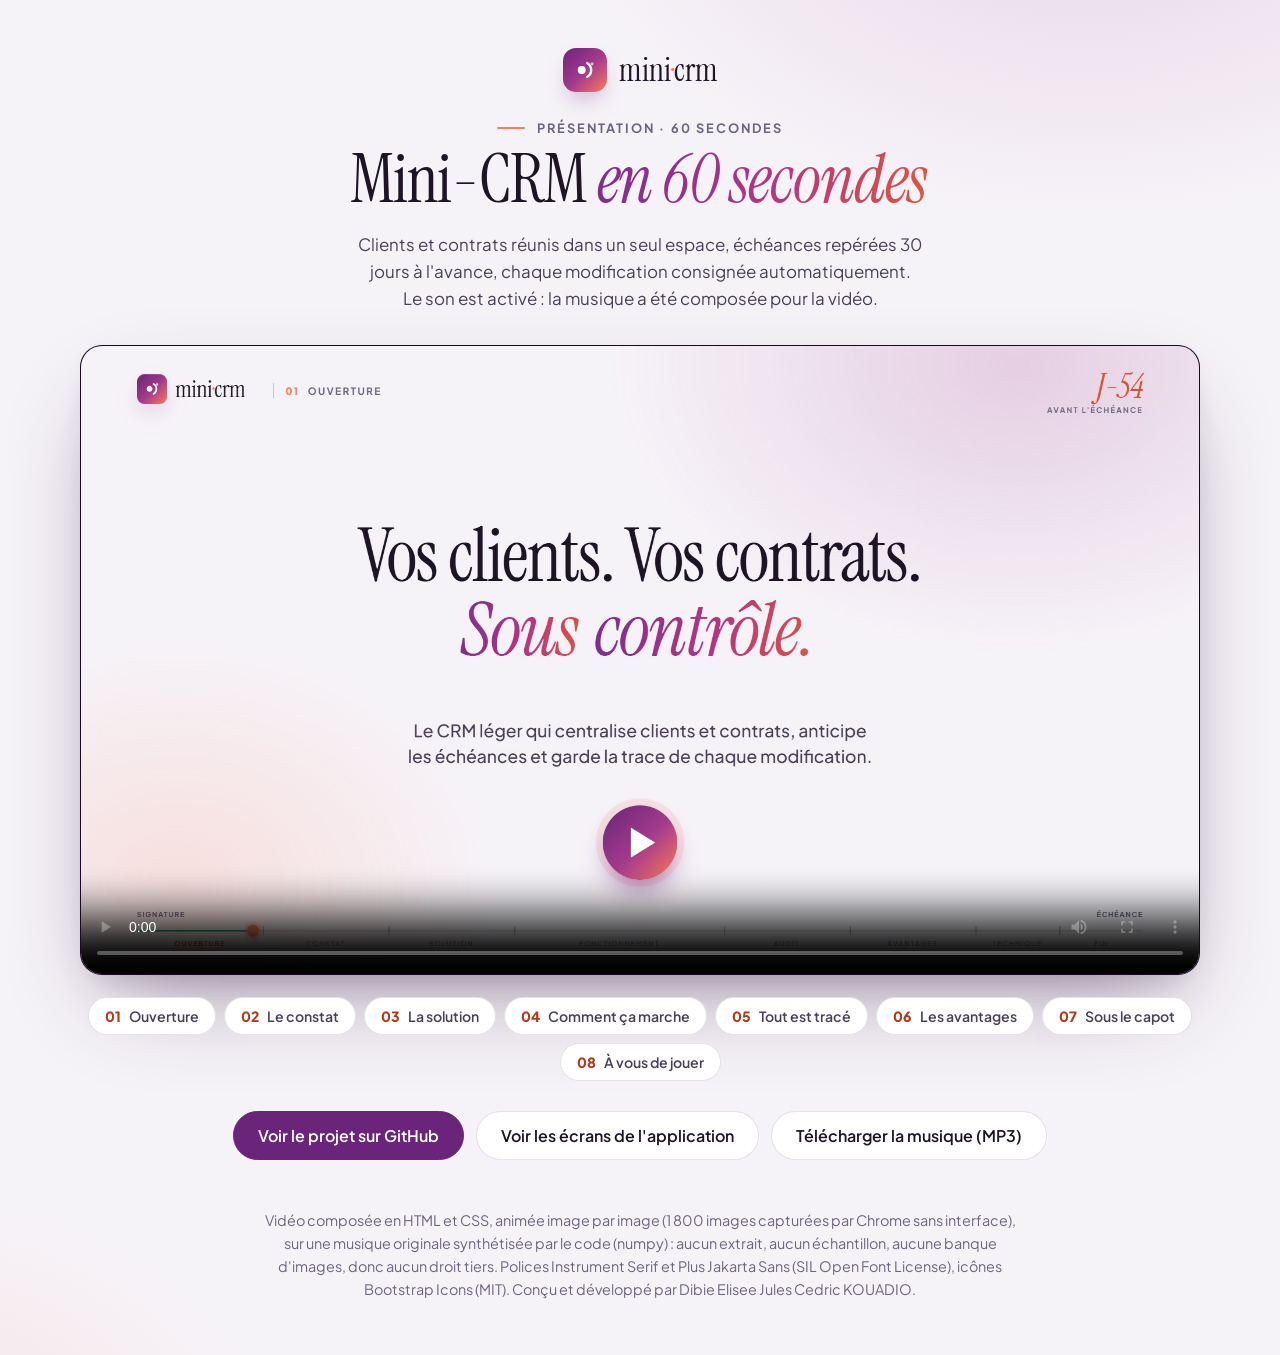
<file: assets/video/index.html>
<!doctype html>
<html lang="fr">
<head>
  <meta charset="utf-8">
  <meta name="viewport" content="width=device-width, initial-scale=1">
  <title>Mini-CRM : présentation vidéo</title>
  <meta name="description" content="Mini-CRM en 60 secondes : clients et contrats réunis, échéances anticipées, journal d'audit automatique. Une vidéo animée image par image sur une musique originale.">
  <meta name="theme-color" content="#f6f3f8">
  <link rel="icon" href="data:image/svg+xml,<svg xmlns='http://www.w3.org/2000/svg' viewBox='0 0 32 32'><defs><linearGradient id='g' x1='0' y1='0' x2='1' y2='1'><stop offset='0' stop-color='%236a2479'/><stop offset='.52' stop-color='%23a23a8c'/><stop offset='1' stop-color='%23ff7a59'/></linearGradient></defs><rect width='32' height='32' rx='9' fill='url(%23g)'/><circle cx='12.5' cy='16' r='4.25' fill='%23fff'/><path d='M18.5 8.75a8.5 8.5 0 0 1 0 14.5' fill='none' stroke='%23fff' stroke-width='2.6' stroke-linecap='round'/></svg>">
  <link rel="preconnect" href="https://fonts.googleapis.com">
  <link rel="preconnect" href="https://fonts.gstatic.com" crossorigin>
  <link rel="stylesheet" href="https://fonts.googleapis.com/css2?family=Instrument+Serif:ital@0;1&family=Plus+Jakarta+Sans:wght@500;600;700&display=swap">
  <style>
    :root {
      --bg: #f6f3f8;
      --surface: #ffffff;
      --ink: #1d1426;
      --ink-2: #4a4058;
      --ink-3: #6e6480;
      --line: rgba(45, 20, 60, 0.12);
      --plum: #6a2479;
      --coral: #ff7a59;
      --coral-ink: #b23c1c;
      --gradient: linear-gradient(135deg, #6a2479 0%, #a23a8c 52%, #ff7a59 100%);
    }
    * { box-sizing: border-box; }
    body {
      margin: 0;
      min-height: 100vh;
      font-family: "Plus Jakarta Sans", system-ui, -apple-system, "Segoe UI", sans-serif;
      color: var(--ink);
      background:
        radial-gradient(900px 600px at 85% -10%, rgba(162, 58, 140, 0.16), transparent 60%),
        radial-gradient(700px 500px at -10% 110%, rgba(255, 122, 89, 0.14), transparent 60%),
        var(--bg);
      display: flex;
      flex-direction: column;
      align-items: center;
      padding: 48px 16px 40px;
    }
    .brand { display: flex; align-items: center; gap: 12px; text-decoration: none; color: var(--ink); }
    .mark { width: 44px; height: 44px; border-radius: 13px; background: var(--gradient); display: grid; place-items: center; box-shadow: 0 12px 26px -12px rgba(122, 46, 142, 0.8); }
    .mark svg { width: 30px; height: 30px; }
    .wordmark { font: 400 2rem/1 "Instrument Serif", Georgia, serif; }
    .wordmark i { font-style: normal; color: var(--coral); }
    .eyebrow { margin: 28px 0 10px; font-size: 0.8rem; font-weight: 700; letter-spacing: 0.16em; text-transform: uppercase; color: var(--ink-3); display: flex; align-items: center; gap: 12px; }
    .eyebrow::before { content: ""; width: 28px; height: 2px; background: var(--coral); border-radius: 2px; }
    h1 { margin: 0; font: 400 clamp(2.4rem, 6vw, 4.2rem)/1 "Instrument Serif", Georgia, serif; letter-spacing: -0.015em; text-align: center; }
    h1 em {
      background: linear-gradient(100deg, #7a2e8e, #b8357f 55%, #e2553a);
      -webkit-background-clip: text; background-clip: text; color: transparent; padding-right: 0.06em;
    }
    p.lead { color: var(--ink-2); margin: 18px 0 32px; text-align: center; max-width: 760px; font-size: 1.06rem; line-height: 1.6; text-wrap: balance; }
    .player {
      width: 100%; max-width: 1120px;
      border-radius: 22px; overflow: hidden; background: #170820;
      border: 1px solid var(--line);
      box-shadow: 0 40px 90px -30px rgba(40, 16, 52, 0.45), 0 14px 30px -14px rgba(40, 16, 52, 0.2);
    }
    video { display: block; width: 100%; height: auto; }
    .chapters { list-style: none; margin: 22px 0 0; padding: 0; display: flex; flex-wrap: wrap; gap: 8px; justify-content: center; max-width: 1120px; }
    .chapters button {
      font: inherit; font-size: 0.88rem; font-weight: 600; cursor: pointer;
      display: inline-flex; align-items: center; gap: 8px;
      padding: 9px 16px; border-radius: 999px; border: 1px solid var(--line);
      background: var(--surface); color: var(--ink-2);
      transition: background-color .18s, color .18s, border-color .18s;
    }
    .chapters button b { color: var(--coral-ink); font-weight: 800; }
    .chapters button:hover { border-color: rgba(45, 20, 60, 0.3); color: var(--ink); }
    .chapters button[aria-current="true"] { background: var(--ink); border-color: var(--ink); color: #fff; }
    .chapters button[aria-current="true"] b { color: var(--coral); }
    nav { display: flex; flex-wrap: wrap; gap: 12px; justify-content: center; margin-top: 30px; }
    nav a {
      color: var(--ink); text-decoration: none; padding: 13px 24px; border-radius: 999px;
      border: 1px solid var(--line); background: var(--surface); font-weight: 600;
      transition: transform .12s, box-shadow .18s;
    }
    nav a:hover { transform: translateY(-1px); box-shadow: 0 10px 24px -12px rgba(40, 16, 52, 0.35); }
    nav a.primary { background: var(--plum); border-color: var(--plum); color: #fff; }
    :focus-visible { outline: 2px solid #9346a9; outline-offset: 3px; }
    footer { margin-top: 34px; max-width: 760px; text-align: center; color: var(--ink-3); font-size: 0.9rem; line-height: 1.6; }
    @media (prefers-reduced-motion: reduce) { * { transition: none !important; } }
  </style>
</head>
<body>
  <a class="brand" href="https://github.com/GomuGomuNo01/mini_crm" aria-label="Mini-CRM sur GitHub">
    <span class="mark" aria-hidden="true"><svg viewBox="0 0 32 32" fill="none"><circle cx="12.5" cy="16" r="4.25" fill="#fff"/><path d="M18.5 8.75a8.5 8.5 0 0 1 0 14.5" stroke="#fff" stroke-width="2.6" stroke-linecap="round"/><circle cx="23.6" cy="9.4" r="1.7" fill="#fff" opacity=".65"/></svg></span>
    <span class="wordmark">mini<i>·</i>crm</span>
  </a>
  <p class="eyebrow">Présentation · 60 secondes</p>
  <h1>Mini-CRM <em>en 60 secondes</em></h1>
  <p class="lead">Clients et contrats réunis dans un seul espace, échéances repérées 30 jours à l'avance, chaque modification consignée automatiquement. Le son est activé&nbsp;: la musique a été composée pour la vidéo.</p>

  <div class="player">
    <video id="video" controls playsinline preload="metadata" poster="presentation-poster.jpg">
      <source src="MiniCrm_presentation.mp4" type="video/mp4">
      Votre navigateur ne lit pas cette vidéo : <a href="MiniCrm_presentation.mp4">la télécharger</a>.
    </video>
  </div>

  <ul class="chapters" aria-label="Chapitres">
    <li><button type="button" data-t="0"><b>01</b>Ouverture</button></li>
    <li><button type="button" data-t="7.5"><b>02</b>Le constat</button></li>
    <li><button type="button" data-t="15"><b>03</b>La solution</button></li>
    <li><button type="button" data-t="22.5"><b>04</b>Comment ça marche</button></li>
    <li><button type="button" data-t="35"><b>05</b>Tout est tracé</button></li>
    <li><button type="button" data-t="42.5"><b>06</b>Les avantages</button></li>
    <li><button type="button" data-t="50"><b>07</b>Sous le capot</button></li>
    <li><button type="button" data-t="55"><b>08</b>À vous de jouer</button></li>
  </ul>

  <nav aria-label="Liens">
    <a class="primary" href="https://github.com/GomuGomuNo01/mini_crm">Voir le projet sur GitHub</a>
    <a href="https://github.com/GomuGomuNo01/mini_crm#9-les-écrans">Voir les écrans de l'application</a>
    <a href="musique.mp3" download>Télécharger la musique (MP3)</a>
  </nav>

  <footer>
    <p>Vidéo composée en HTML et CSS, animée image par image (1&nbsp;800 images capturées par Chrome sans interface), sur une musique originale synthétisée par le code (numpy)&nbsp;: aucun extrait, aucun échantillon, aucune banque d'images, donc aucun droit tiers. Polices Instrument Serif et Plus Jakarta Sans (SIL Open Font License), icônes Bootstrap Icons (MIT). Conçu et développé par Dibie Elisee Jules Cedric KOUADIO.</p>
  </footer>

  <script>
    // Chapitres : saut au bon instant, et le chapitre en cours reste signalé
    const video = document.getElementById('video');
    const boutons = [...document.querySelectorAll('[data-t]')];
    boutons.forEach((b) => b.addEventListener('click', () => {
      video.currentTime = Number(b.dataset.t);
      video.play().catch(() => {});
    }));
    video.addEventListener('timeupdate', () => {
      let actif = boutons[0];
      boutons.forEach((b) => { if (video.currentTime >= Number(b.dataset.t)) actif = b; });
      boutons.forEach((b) => b.setAttribute('aria-current', String(b === actif)));
    });
  </script>
</body>
</html>
</file>
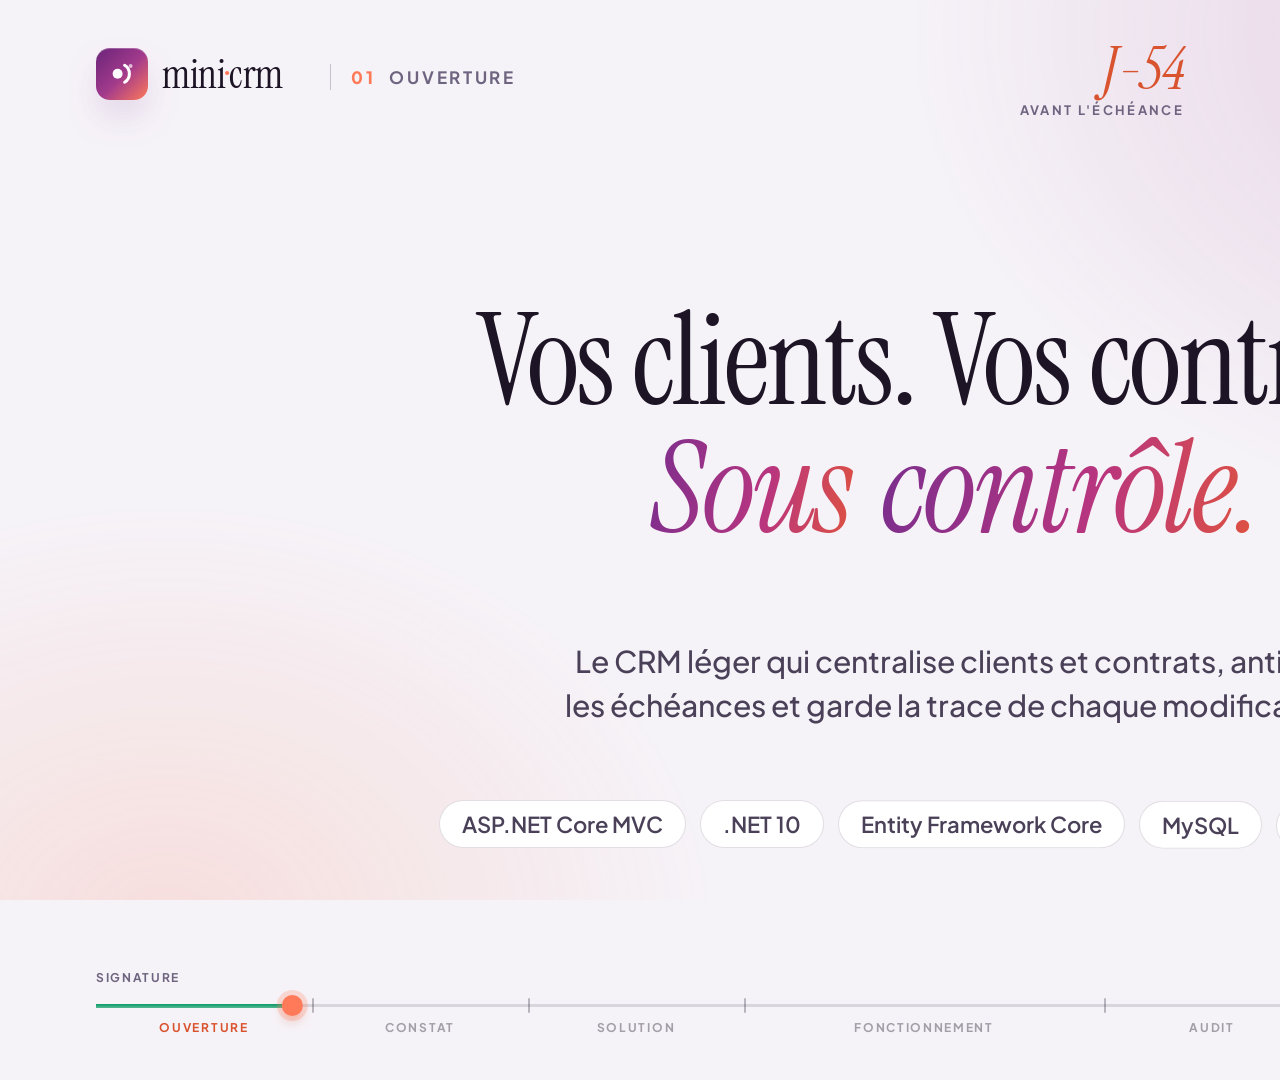
<file: assets/video/source/film.html>
<!doctype html>
<html lang="fr">
<head>
<meta charset="utf-8">
<title>Mini-CRM · présentation (composition)</title>
<!-- Polices sous licence SIL Open Font License, icônes Bootstrap Icons (MIT) -->
<link rel="preconnect" href="https://fonts.googleapis.com">
<link rel="preconnect" href="https://fonts.gstatic.com" crossorigin>
<link rel="stylesheet" href="https://fonts.googleapis.com/css2?family=Instrument+Serif:ital@0;1&family=Plus+Jakarta+Sans:wght@400..800&display=block">
<link rel="stylesheet" href="https://cdn.jsdelivr.net/npm/bootstrap-icons@1.11.3/font/bootstrap-icons.min.css">
<link rel="stylesheet" href="film.css">
</head>
<body>

<!-- Logo : un point (le client) relié par un arc (la relation, le contrat) -->
<svg width="0" height="0" style="position:absolute">
  <symbol id="logo" viewBox="0 0 32 32">
    <circle cx="12.5" cy="16" r="4.25" fill="currentColor"/>
    <path d="M18.5 8.75a8.5 8.5 0 0 1 0 14.5" fill="none" stroke="currentColor" stroke-width="2.6" stroke-linecap="round"/>
    <circle cx="23.6" cy="9.4" r="1.7" fill="currentColor" opacity=".65"/>
  </symbol>
</svg>

<!-- ======================================================= 1. OUVERTURE -->
<section class="scene light" id="s1">
  <div class="blob plum" data-a id="s1-b1" style="width:1400px;height:1000px;left:880px;top:-460px"></div>
  <div class="blob coral" data-a id="s1-b2" style="width:1100px;height:850px;left:-360px;top:520px"></div>

  <div class="abs" data-a id="s1-line" style="left:260px;top:538px;width:1400px;height:4px;border-radius:4px;background:var(--prune)"></div>

  <div class="abs" data-a id="s1-logo" style="left:0;top:0;display:flex;align-items:center;gap:59.2px;transform-origin:0 0">
    <div class="mark" data-a id="s1-mark" style="width:220px;height:220px">
      <svg viewBox="0 0 32 32" fill="none">
        <circle cx="12.5" cy="16" r="4.25" fill="#fff"/>
        <path id="s1-arc" d="M18.5 8.75a8.5 8.5 0 0 1 0 14.5" pathLength="1" fill="none" stroke="#fff" stroke-width="2.6" stroke-linecap="round"/>
        <circle id="s1-spark" cx="23.6" cy="9.4" r="1.7" fill="#fff" opacity=".65"/>
      </svg>
    </div>
    <div class="wordmark" id="s1-word" style="font-size:169.2px"></div>
  </div>
  <div class="abs" data-a id="s1-dot" style="left:0;top:0;width:28px;height:28px;margin:-14px 0 0 -14px;border-radius:50%;background:var(--corail)"></div>

  <h1 class="abs h-xl" id="s1-t1" style="left:0;width:1920px;top:300px;text-align:center"></h1>
  <h1 class="abs h-xl" id="s1-t2" style="left:0;width:1920px;top:428px;text-align:center"></h1>
  <p class="abs lead" data-a id="s1-sub" style="left:360px;width:1200px;top:640px;text-align:center">
    Le CRM léger qui centralise clients et contrats, anticipe les échéances
    et garde la trace de chaque modification.
  </p>
  <div class="abs" id="s1-chips" style="left:0;width:1920px;top:800px;display:flex;justify-content:center;gap:14px">
    <span class="chip" data-a>ASP.NET Core MVC</span>
    <span class="chip" data-a>.NET 10</span>
    <span class="chip" data-a>Entity Framework Core</span>
    <span class="chip" data-a>MySQL</span>
    <span class="chip" data-a>HTML · CSS · JS</span>
  </div>
  <div class="abs play" id="poster-play" style="left:896px;top:790px;display:none"></div>
</section>

<!-- ======================================================= 2. LE CONSTAT -->
<section class="scene dark" id="s2">
  <div class="blob plum" data-a id="s2-b1" style="width:1300px;height:1000px;left:900px;top:-300px"></div>
  <div class="blob coral" data-a id="s2-b2" style="width:900px;height:700px;left:-200px;top:600px"></div>

  <p class="abs eyebrow" data-a id="s2-eye" style="left:120px;top:226px">Le constat</p>
  <h2 class="abs h-l" style="left:120px;top:272px;width:900px">
    <span class="line" data-a id="s2-l1">Des tableurs,</span>
    <span class="line" data-a id="s2-l2">des post-it,</span>
    <span class="line" data-a id="s2-l3"><span class="accent">et de la mémoire.</span></span>
  </h2>
  <p class="abs lead" data-a id="s2-sub" style="left:120px;top:640px;width:760px">
    Les clients dans un fichier, les contrats dans un autre,
    et les dates de fin dans la tête de quelqu'un.
  </p>
  <p class="abs serif" data-a id="s2-punch" style="left:120px;top:830px;font-size:60px;color:var(--corail)">Rien n'est relié. Rien n'est tracé.</p>

  <div class="abs" data-a id="s2-cluster" style="left:0;top:0;width:1920px;height:1080px">
    <div class="abs paper" data-a id="s2-xls1" style="left:1010px;top:176px;width:470px">
      <div class="xls-head"><i class="bi bi-file-earmark-spreadsheet"></i>clients_v3_FINAL.xlsx</div>
      <div class="xls-grid">
        <div class="xls-row"><span></span><span></span><span></span></div>
        <div class="xls-row"><span></span><span class="w"></span><span></span></div>
        <div class="xls-row"><span></span><span></span><span></span></div>
        <div class="xls-row"><span></span><span></span><span class="w"></span></div>
        <div class="xls-row"><span></span><span></span><span></span></div>
      </div>
    </div>
    <div class="abs bubble" data-a id="s2-q" style="left:1440px;top:150px;width:390px"><i class="bi bi-chat-quote-fill"></i>Qui a passé ce client en inactif ?</div>
    <div class="abs paper" data-a id="s2-xls2" style="left:1400px;top:404px;width:420px">
      <div class="xls-head"><i class="bi bi-file-earmark-spreadsheet"></i>contrats_2026 (copie).xlsx</div>
      <div class="xls-grid">
        <div class="xls-row"><span></span><span></span><span class="w"></span></div>
        <div class="xls-row"><span></span><span></span><span></span></div>
        <div class="xls-row"><span class="w"></span><span></span><span></span></div>
        <div class="xls-row"><span></span><span></span><span></span></div>
      </div>
    </div>
    <div class="abs sticky" data-a id="s2-note" style="left:1050px;top:500px;width:320px;height:250px">Renouveler TechNova…<br>avant quand ?</div>
    <div class="abs cal" data-a id="s2-cal" style="left:1380px;top:690px;width:420px">
      <div class="cal-top">Fin du contrat · TechNova</div>
      <div class="cal-body"><span class="cal-date">16 juil.</span><span class="cal-j" id="s2-j">J-3</span></div>
    </div>
    <div class="abs stamp" data-a id="s2-stamp" style="left:1432px;top:752px">EXPIRÉ</div>
    <p class="abs" data-a id="s2-late" style="left:1384px;top:906px;font:700 23px/1 var(--sans);color:var(--corail)">Découvert quand le client appelle.</p>
  </div>
</section>

<!-- ======================================================= 3. LA SOLUTION -->
<section class="scene light" id="s3">
  <div class="blob plum" data-a id="s3-b1" style="width:1300px;height:1000px;left:800px;top:-420px"></div>
  <div class="blob coral" data-a id="s3-b2" style="width:1000px;height:800px;left:-300px;top:560px"></div>

  <p class="abs eyebrow" data-a id="s3-eye" style="left:120px;top:206px">La solution</p>
  <h2 class="abs h-l" style="left:120px;top:252px">
    <span class="line" data-a id="s3-l1">Un seul espace.</span>
    <span class="line" data-a id="s3-l2"><span class="accent">Tout est relié.</span></span>
  </h2>

  <div class="abs pillar" data-a id="s3-p1" style="left:120px;top:530px;width:720px">
    <span class="icon-tile" data-tone="info"><i class="bi bi-people"></i></span>
    <div><p class="t">Clients</p><p class="d">Fiche, secteur, statut et contrats associés.</p></div>
  </div>
  <div class="abs pillar" data-a id="s3-p2" style="left:120px;top:660px;width:720px">
    <span class="icon-tile" data-tone="success"><i class="bi bi-file-earmark-text"></i></span>
    <div><p class="t">Contrats</p><p class="d">Montant, période, statut et durée de vie.</p></div>
  </div>
  <div class="abs pillar" data-a id="s3-p3" style="left:120px;top:790px;width:720px">
    <span class="icon-tile" data-tone="alert"><i class="bi bi-alarm"></i></span>
    <div><p class="t">Échéances</p><p class="d">Repérées 30 jours avant la fin du contrat.</p></div>
  </div>

  <div class="abs card app" data-a id="s3-app" style="left:900px;top:196px;width:900px;height:640px">
    <div class="app-dock">
      <div class="mark"><svg fill="none"><use href="#logo" color="#fff"/></svg></div>
      <div class="app-nav on"><i class="bi bi-grid-1x2-fill"></i>Tableau de bord</div>
      <div class="app-nav"><i class="bi bi-people"></i>Clients</div>
      <div class="app-nav"><i class="bi bi-file-earmark-text"></i>Contrats</div>
      <div class="app-nav"><i class="bi bi-tags"></i>Secteurs</div>
      <div class="app-nav"><i class="bi bi-shield-check"></i>Journal d'audit</div>
    </div>
    <div class="app-main">
      <p class="app-hello" data-a id="s3-hello">Bonjour, <span class="accent">admin</span>.</p>
      <div class="abs kpi feature" data-a id="s3-k1" style="left:32px;top:112px;width:226px;height:122px"><p class="v" id="s3-v1">80 800 €</p><p class="k">Valeur des contrats actifs</p></div>
      <div class="abs kpi" data-a id="s3-k2" style="left:268px;top:112px;width:128px;height:122px"><p class="v" id="s3-v2">9</p><p class="k">Clients actifs</p></div>
      <div class="abs kpi" data-a id="s3-k3" style="left:406px;top:112px;width:128px;height:122px"><p class="v" id="s3-v3">13</p><p class="k">Contrats actifs</p></div>
      <div class="abs kpi" data-a id="s3-k4" style="left:544px;top:112px;width:128px;height:122px"><p class="v" id="s3-v4" style="color:var(--corail-fonce)">3</p><p class="k">Échéances &lt; 30 j</p></div>
      <div class="abs mini-panel" data-a id="s3-donut" style="left:32px;top:252px;width:250px;height:350px">
        <p class="mini-title">Répartition</p>
        <svg viewBox="0 0 120 120" style="width:190px;height:190px;margin:6px auto 0;display:block;transform:rotate(-90deg)">
          <circle cx="60" cy="60" r="46" fill="none" stroke="#ece6f1" stroke-width="14"/>
          <circle class="seg" cx="60" cy="60" r="46" fill="none" stroke="#13a06b" stroke-width="14" pathLength="100" data-len="64" data-off="0"/>
          <circle class="seg" cx="60" cy="60" r="46" fill="none" stroke="#8b8399" stroke-width="14" pathLength="100" data-len="14" data-off="65"/>
          <circle class="seg" cx="60" cy="60" r="46" fill="none" stroke="#d93a5b" stroke-width="14" pathLength="100" data-len="9" data-off="80"/>
          <circle class="seg" cx="60" cy="60" r="46" fill="none" stroke="#e59a1c" stroke-width="14" pathLength="100" data-len="9" data-off="90"/>
        </svg>
        <p class="serif" style="position:absolute;left:0;right:0;top:142px;text-align:center;font-size:52px">20</p>
        <p style="text-align:center;font:600 15px var(--sans);color:var(--encre-3);margin-top:16px">contrats</p>
      </div>
      <div class="abs mini-panel" data-a id="s3-due" style="left:292px;top:252px;width:380px;height:350px">
        <p class="mini-title"><i class="bi bi-alarm" style="color:var(--corail-fonce)"></i> Échéances à venir</p>
        <div data-a id="s3-r1" style="margin-top:20px">
          <p style="font:700 17px var(--sans)">Maintenance site web</p>
          <div class="life-track" style="height:7px;margin-top:10px"><div class="life-fill" id="s3-f1" style="background:var(--corail);width:96%"></div></div>
          <p style="font:700 14px var(--sans);color:#a8391a;margin-top:8px">Expire dans 12 jours</p>
        </div>
        <div data-a id="s3-r2" style="margin-top:22px">
          <p style="font:700 17px var(--sans)">Contrat support annuel</p>
          <div class="life-track" style="height:7px;margin-top:10px"><div class="life-fill" id="s3-f2" style="background:var(--corail);width:94%"></div></div>
          <p style="font:700 14px var(--sans);color:#a8391a;margin-top:8px">Expire dans 20 jours</p>
        </div>
        <div data-a id="s3-r3" style="margin-top:22px">
          <p style="font:700 17px var(--sans)">Hébergement cloud</p>
          <div class="life-track" style="height:7px;margin-top:10px"><div class="life-fill" id="s3-f3" style="background:var(--corail);width:92%"></div></div>
          <p style="font:700 14px var(--sans);color:#a8391a;margin-top:8px">Expire dans 28 jours</p>
        </div>
      </div>
    </div>
  </div>
</section>

<!-- ======================================================= 4. COMMENT ÇA MARCHE -->
<section class="scene lilac" id="s4">
  <div class="blob plum" data-a id="s4-b1" style="width:1300px;height:1000px;left:900px;top:-380px"></div>
  <div class="blob coral" data-a id="s4-b2" style="width:1000px;height:800px;left:-300px;top:600px"></div>

  <p class="abs eyebrow" data-a id="s4-eye" style="left:120px;top:166px">Comment ça marche</p>
  <h2 class="abs h-m" data-a id="s4-h" style="left:120px;top:206px;white-space:nowrap">Du premier contact au <span class="accent">renouvellement.</span></h2>

  <div class="abs" id="s4-rail" style="left:154px;top:430px;width:3px;height:340px;border-radius:3px;background:rgba(29,20,38,.14)">
    <div id="s4-railfill" style="position:absolute;left:0;top:0;width:3px;height:340px;border-radius:3px;background:var(--prune);transform-origin:50% 0"></div>
  </div>
  <div class="abs step" data-a id="s4-st1" style="left:120px;top:390px"><span class="num">1</span><div><p class="t">Ajoutez un client</p><p class="d">Nom, email, secteur d'activité et statut.</p></div></div>
  <div class="abs step" data-a id="s4-st2" style="left:120px;top:560px"><span class="num">2</span><div><p class="t">Rattachez un contrat</p><p class="d">Montant et période : sa durée de vie s'affiche aussitôt.</p></div></div>
  <div class="abs step" data-a id="s4-st3" style="left:120px;top:730px"><span class="num">3</span><div><p class="t">Voyez venir l'échéance</p><p class="d">À 30 jours de la fin, le contrat passe en alerte.</p></div></div>

  <div class="abs card" data-a id="s4-client" style="left:900px;top:380px;width:900px;height:220px">
    <div class="abs avatar hue-3" data-a id="s4-av" style="left:34px;top:46px;width:120px;height:120px;font-size:44px">SP</div>
    <p class="abs field-label" style="left:190px;top:40px">Nouveau client</p>
    <p class="abs typed" style="left:190px;top:70px"><span id="s4-name"></span><span class="caret" id="s4-c1"></span></p>
    <p class="abs typed small" style="left:190px;top:124px"><span id="s4-mail"></span><span class="caret" id="s4-c2"></span></p>
    <div class="abs" style="right:34px;top:40px;display:flex;flex-direction:column;align-items:flex-end;gap:14px">
      <span class="pill" data-a id="s4-sector" data-tone="neutral"><i class="bi bi-briefcase"></i>Communication</span>
      <span class="pill" data-a id="s4-status" data-tone="info"><i class="bi bi-stars"></i>Prospect</span>
    </div>
  </div>

  <div class="abs card" data-a id="s4-contract" style="left:900px;top:640px;width:900px;height:250px">
    <p class="abs field-label" style="left:36px;top:34px">Contrat · Studio Pixel</p>
    <p class="abs" style="left:36px;top:62px;font:700 38px/1.1 var(--sans)">Refonte identité visuelle</p>
    <p class="abs money" style="right:36px;top:30px" id="s4-amount">6 200 €</p>
    <div class="abs" style="right:36px;top:110px;display:flex;gap:10px">
      <span class="pill" data-a id="s4-soon" data-tone="alert"><i class="bi bi-alarm"></i>Expire bientôt</span>
      <span class="pill" data-a id="s4-active" data-tone="success"><i class="bi bi-check2-circle"></i>Actif</span>
    </div>
    <div class="abs life" style="left:36px;top:170px;width:828px">
      <div class="life-track"><div class="life-fill" id="s4-fill"></div><div class="life-now" id="s4-now"></div></div>
      <div class="life-meta"><span class="c" id="s4-cap">10 mois restants</span><span class="d">1 nov. 2025 → 1 nov. 2026</span></div>
    </div>
  </div>

  <div class="abs" data-a id="s4-count" style="left:900px;top:640px;width:460px">
    <p class="bigcount" id="s4-j" style="color:var(--vert)">J-300</p>
    <p style="font:700 20px/1 var(--sans);letter-spacing:.16em;text-transform:uppercase;color:var(--encre-3);margin-top:44px">jours avant l'échéance</p>
  </div>
  <div class="abs card" data-a id="s4-alert" style="left:1380px;top:660px;width:420px;padding:26px 28px">
    <div style="display:flex;align-items:center;gap:18px">
      <span class="icon-tile" data-tone="alert" style="width:64px;height:64px;font-size:30px"><i class="bi bi-alarm"></i></span>
      <div><p class="field-label">Tableau de bord</p><p style="font:700 26px/1.2 var(--sans);margin-top:8px">1 contrat expire sous 30 jours</p></div>
    </div>
  </div>
  <p class="abs serif" data-a id="s4-final" style="left:120px;top:878px;font-size:50px"><span class="accent">Vous avez le temps de renouveler.</span></p>
</section>

<!-- ======================================================= 5. TOUT EST TRACÉ -->
<section class="scene dark" id="s5">
  <div class="blob plum" data-a id="s5-b1" style="width:1300px;height:1000px;left:-300px;top:-400px"></div>
  <div class="blob coral" data-a id="s5-b2" style="width:900px;height:700px;left:1200px;top:640px"></div>

  <p class="abs eyebrow" data-a id="s5-eye" style="left:120px;top:226px">Journal d'audit</p>
  <h2 class="abs h-l" style="left:120px;top:272px">
    <span class="line" data-a id="s5-l1">Chaque modification,</span>
    <span class="line" data-a id="s5-l2"><span class="accent">consignée.</span></span>
  </h2>
  <p class="abs lead" data-a id="s5-sub" style="left:120px;top:540px;width:740px">
    Qui, quand, et ce qui a changé : un intercepteur Entity Framework
    enregistre tout, sans une ligne de code métier.
  </p>
  <p class="abs code" data-a id="s5-code" style="left:120px;top:740px"><b>SaveChanges()</b> &nbsp;→&nbsp; AuditLog &nbsp;·&nbsp; avant → après</p>

  <span class="abs day-pill" data-a id="s5-day" style="left:1000px;top:170px">Aujourd'hui</span>
  <div class="abs" data-a id="s5-vline" style="left:1029px;top:240px;width:2px;height:640px;background:rgba(255,255,255,.2);transform-origin:50% 0"></div>

  <div class="abs ev" data-a id="s5-e1" style="left:1000px;top:240px;width:800px">
    <span class="node" data-tone="success" data-a id="s5-n1"><i class="bi bi-plus-lg"></i></span>
    <div class="card ev-card"><p class="ev-line"><b>admin</b> a créé le client <b>Studio Pixel</b></p>
      <p class="ev-meta"><i class="bi bi-clock"></i>14:02<span class="tag">Administrateur</span><span class="tag">Client #19</span></p></div>
  </div>
  <div class="abs ev" data-a id="s5-e2" style="left:1000px;top:372px;width:800px">
    <span class="node" data-tone="info" data-a id="s5-n2"><i class="bi bi-pencil"></i></span>
    <div class="card ev-card"><p class="ev-line"><b>admin</b> a modifié le client <b>Studio Pixel</b></p>
      <p class="ev-meta"><i class="bi bi-clock"></i>14:05<span class="tag">Administrateur</span><span class="tag">Client #19</span></p>
      <div class="diff"><span class="f">Statut</span><span class="o">Prospect<i data-a id="s5-x2"></i></span><i class="bi bi-arrow-right"></i><span class="n" data-a id="s5-v2">Actif</span></div></div>
  </div>
  <div class="abs ev" data-a id="s5-e3" style="left:1000px;top:570px;width:800px">
    <span class="node" data-tone="success" data-a id="s5-n3"><i class="bi bi-plus-lg"></i></span>
    <div class="card ev-card"><p class="ev-line"><b>admin</b> a créé le contrat <b>Refonte identité visuelle</b></p>
      <p class="ev-meta"><i class="bi bi-clock"></i>14:06<span class="tag">Administrateur</span><span class="tag">Contrat #21</span></p></div>
  </div>
  <div class="abs ev" data-a id="s5-e4" style="left:1000px;top:702px;width:800px">
    <span class="node" data-tone="info" data-a id="s5-n4"><i class="bi bi-pencil"></i></span>
    <div class="card ev-card"><p class="ev-line"><b>admin</b> a modifié le contrat <b>Refonte identité visuelle</b></p>
      <p class="ev-meta"><i class="bi bi-clock"></i>14:09<span class="tag">Administrateur</span><span class="tag">Contrat #21</span></p>
      <div class="diff"><span class="f">Montant</span><span class="o">5 800 €<i data-a id="s5-x4"></i></span><i class="bi bi-arrow-right"></i><span class="n" data-a id="s5-v4">6 200 €</span></div></div>
  </div>
</section>

<!-- ======================================================= 6. LES AVANTAGES -->
<section class="scene light" id="s6">
  <div class="blob plum" data-a id="s6-b1" style="width:1400px;height:1000px;left:700px;top:-480px"></div>
  <div class="blob coral" data-a id="s6-b2" style="width:1000px;height:800px;left:-320px;top:560px"></div>

  <p class="abs eyebrow" data-a id="s6-eye" style="left:120px;top:166px">Les avantages</p>
  <h2 class="abs h-m" data-a id="s6-h" style="left:120px;top:206px;white-space:nowrap">Tout l'essentiel, <span class="accent">rien de superflu.</span></h2>

  <div class="abs card tile" data-a id="s6-t0" style="left:120px;top:362px"><i class="glow" data-a id="s6-g0"></i>
    <div class="row"><span class="icon-tile" data-tone="alert"><i class="bi bi-alarm"></i></span><span class="token">J-30</span></div>
    <p class="t">Échéances anticipées</p><p class="d">Compte à rebours 30 jours avant la fin, alerte sur les contrats échus.</p></div>
  <div class="abs card tile" data-a id="s6-t1" style="left:690px;top:362px"><i class="glow" data-a id="s6-g1"></i>
    <div class="row"><span class="icon-tile" data-tone="info"><i class="bi bi-shield-check"></i></span><span class="token">100 %</span></div>
    <p class="t">Traçabilité automatique</p><p class="d">Chaque champ modifié, avant → après, avec l'auteur et l'heure.</p></div>
  <div class="abs card tile" data-a id="s6-t2" style="left:1260px;top:362px"><i class="glow" data-a id="s6-g2"></i>
    <div class="row"><span class="icon-tile" data-tone="neutral"><i class="bi bi-person-gear"></i></span><span class="token">2 rôles</span></div>
    <p class="t">Rôles et accès</p><p class="d">Administrateur ou lecture seule, aucune inscription publique.</p></div>
  <div class="abs card tile" data-a id="s6-t3" style="left:120px;top:642px"><i class="glow" data-a id="s6-g3"></i>
    <div class="row"><span class="icon-tile" data-tone="success"><i class="bi bi-search"></i></span><span class="token">/</span></div>
    <p class="t">Recherche instantanée</p><p class="d">Filtres par statut, raccourci clavier, export CSV protégé.</p></div>
  <div class="abs card tile" data-a id="s6-t4" style="left:690px;top:642px"><i class="glow" data-a id="s6-g4"></i>
    <div class="row"><span class="icon-tile" data-tone="info"><i class="bi bi-phone"></i></span><span class="token">3 écrans</span></div>
    <p class="t">Partout, clair ou sombre</p><p class="d">Dock sur ordinateur, rail sur tablette, onglets sur mobile.</p></div>
  <div class="abs card tile" data-a id="s6-t5" style="left:1260px;top:642px"><i class="glow" data-a id="s6-g5"></i>
    <div class="row"><span class="icon-tile" data-tone="danger"><i class="bi bi-lock"></i></span><span class="token">5 essais</span></div>
    <p class="t">Sécurisé par défaut</p><p class="d">Anti-CSRF, verrouillage après 5 échecs, en-têtes HTTP durcis.</p></div>
</section>

<!-- ======================================================= 7. SOUS LE CAPOT -->
<section class="scene dark" id="s7">
  <div class="blob plum" data-a id="s7-b1" style="width:1400px;height:1000px;left:300px;top:-520px"></div>
  <div class="blob coral" data-a id="s7-b2" style="width:1000px;height:700px;left:500px;top:640px"></div>

  <p class="abs eyebrow" data-a id="s7-eye" style="left:0;width:1920px;top:226px;justify-content:center">Sous le capot</p>
  <h2 class="abs h-l" data-a id="s7-h" style="left:0;width:1920px;top:270px;text-align:center">Solide, <span class="accent">testé, documenté.</span></h2>

  <div class="abs stat" data-a id="s7-c0" style="left:120px;top:470px"><p class="v" id="s7-v0">78</p><p class="k">tests unitaires</p></div>
  <div class="abs stat" data-a id="s7-c1" style="left:540px;top:470px"><p class="v" id="s7-v1">30</p><p class="k">jours d'anticipation<br>sur chaque échéance</p></div>
  <div class="abs stat" data-a id="s7-c2" style="left:960px;top:470px"><p class="v" id="s7-v2">100&#8239;<small>%</small></p><p class="k">des modifications<br>tracées</p></div>
  <div class="abs stat" data-a id="s7-c3" style="left:1380px;top:470px"><p class="v" id="s7-v3">0</p><p class="k">framework front-end :<br>design system maison</p></div>
  <span class="abs stat-sep" data-a id="s7-s0" style="left:540px;top:480px"></span>
  <span class="abs stat-sep" data-a id="s7-s1" style="left:960px;top:480px"></span>
  <span class="abs stat-sep" data-a id="s7-s2" style="left:1380px;top:480px"></span>

  <div class="abs" id="s7-chips" style="left:0;width:1920px;top:850px;display:flex;justify-content:center;gap:14px">
    <span class="chip" data-a>ASP.NET Core MVC</span><span class="chip" data-a>.NET 10</span><span class="chip" data-a>EF Core 10</span>
    <span class="chip" data-a>MySQL</span><span class="chip" data-a>Identity</span><span class="chip" data-a>xUnit</span>
  </div>
</section>

<!-- ======================================================= 8. À VOUS DE JOUER -->
<section class="scene light" id="s8">
  <div class="blob plum" data-a id="s8-b1" style="width:1500px;height:1100px;left:600px;top:-500px"></div>
  <div class="blob coral" data-a id="s8-b2" style="width:1100px;height:850px;left:-360px;top:520px"></div>

  <div class="abs" data-a id="s8-logo" style="left:0;width:1920px;top:178px;display:flex;justify-content:center;align-items:center;gap:26px">
    <div class="mark" data-a id="s8-mark" style="width:104px;height:104px"><svg fill="none"><use href="#logo" color="#fff"/></svg></div>
    <div class="wordmark" id="s8-word" style="font-size:80px"></div>
  </div>
  <h2 class="abs h-xl" style="left:0;width:1920px;top:360px;text-align:center">
    <span class="line" data-a id="s8-l1">Reprenez la main sur</span>
    <span class="line" data-a id="s8-l2"><span class="accent">vos échéances.</span></span>
  </h2>
  <div class="abs" data-a id="s8-url" style="left:0;width:1920px;top:700px;display:flex;justify-content:center">
    <span class="chip" style="font-size:30px;padding:20px 34px;gap:16px"><i class="bi bi-github"></i>github.com/GomuGomuNo01/mini_crm</span>
  </div>
  <p class="abs" data-a id="s8-author" style="left:0;width:1920px;top:820px;text-align:center;font:600 23px/1.4 var(--sans);color:var(--encre-3)">
    Conçu et développé par Dibie Elisee Jules Cedric KOUADIO · ASP.NET Core · MySQL
  </p>
</section>

<!-- ======================================================= TRANSITIONS -->
<div id="tr">
  <div class="tr-line" id="tr-a"></div>
  <div class="tr-line" id="tr-b"></div>
  <div class="tr-disc" id="tr-ring" style="border:5px solid var(--corail)"></div>
</div>

<!-- ======================================================= INSTRUMENTATION -->
<div id="hud">
  <div class="hud-brand" id="hud-brand">
    <div class="mark"><svg fill="none"><use href="#logo" color="#fff"/></svg></div>
    <div class="wordmark">mini<i>·</i>crm</div>
  </div>
  <div class="hud-chapter" id="hud-chapter"><b id="hud-num">01</b><span id="hud-label">Ouverture</span></div>
  <div class="hud-count" id="hud-count"><p class="n" id="hud-n">J-60</p><p class="l" id="hud-l">avant l'échéance</p></div>
  <div class="tl" id="tl">
    <span class="tl-end" style="left:0">Signature</span>
    <span class="tl-end" style="right:0">Échéance</span>
    <div class="tl-track"></div>
    <div class="tl-fill" id="tl-fill"></div>
    <div id="tl-marks"></div>
    <div class="tl-dot" id="tl-dot"></div>
  </div>
</div>

<script src="timeline.js"></script>
<script src="film.js"></script>
</body>
</html>
</file>
<file: assets/video/source/film.css>
/* ==========================================================================
   Charte « Échéance » — propre à la vidéo de présentation de Mini-CRM
   La vidéo est un contrat de 60 secondes : un fil du temps traverse l'écran,
   un point corail « aujourd'hui » avance, un compte à rebours J-60 → J-0.
   Prune lie-de-vin et porcelaine lilas, serif éditoriale, accent corail.
   Image : 1920 × 1080, toutes les positions sont en pixels.
   ========================================================================== */

:root {
  --porcelaine: #f6f3f8;
  --lilas: #eee5f3;
  --lilas-2: #e3d5eb;
  --nuit: #170820;
  --prune: #6a2479;
  --prune-vive: #9346a9;
  --prune-clair: #dcb0ec;
  --corail: #ff7a59;
  --corail-fonce: #d9532f;
  --encre: #1d1426;
  --encre-2: #4a4058;
  --encre-3: #6e6480;
  --vert: #13a06b;
  --vert-fonce: #0d7a52;
  --ambre: #e59a1c;
  --rouge: #d93a5b;

  --serif: "Instrument Serif", Georgia, serif;
  --sans: "Plus Jakarta Sans", system-ui, sans-serif;

  --degrade: linear-gradient(135deg, #6a2479 0%, #a23a8c 52%, #ff7a59 100%);
  --ombre: 0 40px 90px -30px rgba(40, 16, 52, 0.42), 0 14px 30px -14px rgba(40, 16, 52, 0.2);
}

* { box-sizing: border-box; margin: 0; padding: 0; }
html, body { width: 1920px; height: 1080px; overflow: hidden; background: var(--porcelaine); }
body {
  font-family: var(--sans);
  color: var(--encre);
  -webkit-font-smoothing: antialiased;
  font-feature-settings: "ss01";
  font-variant-numeric: tabular-nums;
}
/* Le rendu est piloté image par image : aucune transition CSS */
*, *::before, *::after { transition: none !important; animation: none !important; }

.abs { position: absolute; }
[data-a] { will-change: transform, opacity; }

/* ---------- Scènes et fonds ---------- */
.scene { position: absolute; inset: 0; overflow: hidden; display: none; }
.scene.light { background: var(--porcelaine); color: var(--encre); }
.scene.lilac { background: var(--lilas); color: var(--encre); }
.scene.dark {
  background: radial-gradient(130% 150% at 12% 0%, #4c1a5c 0%, #2b0f36 42%, var(--nuit) 100%);
  color: #ffffff;
}
.blob { position: absolute; border-radius: 50%; pointer-events: none; }
.blob.plum  { background: radial-gradient(closest-side, rgba(162, 58, 140, 0.20), transparent); }
.blob.coral { background: radial-gradient(closest-side, rgba(255, 122, 89, 0.17), transparent); }
.dark .blob.plum  { background: radial-gradient(closest-side, rgba(201, 120, 230, 0.20), transparent); }
.dark .blob.coral { background: radial-gradient(closest-side, rgba(255, 122, 89, 0.14), transparent); }

/* ---------- Typographie ---------- */
.eyebrow {
  font: 700 20px/1 var(--sans);
  letter-spacing: 0.16em;
  text-transform: uppercase;
  color: var(--encre-3);
  display: flex; align-items: center; gap: 14px;
}
.eyebrow::before { content: ""; width: 34px; height: 2px; background: var(--corail); border-radius: 2px; }
.dark .eyebrow { color: var(--prune-clair); }
.serif { font-family: var(--serif); font-weight: 400; letter-spacing: -0.018em; }
.h-xxl { font: 400 168px/0.92 var(--serif); letter-spacing: -0.022em; }
.h-xl  { font: 400 128px/0.95 var(--serif); letter-spacing: -0.02em; }
.h-l   { font: 400 108px/0.98 var(--serif); letter-spacing: -0.018em; }
.h-m   { font: 400 84px/1.02 var(--serif); letter-spacing: -0.015em; }
.accent {
  font-style: italic;
  background: linear-gradient(100deg, #7a2e8e 0%, #b8357f 55%, #e2553a 100%);
  -webkit-background-clip: text; background-clip: text; color: transparent;
  padding-right: 0.08em;
}
.dark .accent { background-image: linear-gradient(100deg, #ecc0f8 0%, #f8a3c8 55%, #ffb39a 100%); }
.lead { font: 500 30px/1.45 var(--sans); color: var(--encre-2); text-wrap: balance; }
.dark .lead { color: #dccde6; }
.word { display: inline-block; white-space: pre; }
.line { display: block; white-space: nowrap; }

/* ---------- Logo ---------- */
.mark {
  display: grid; place-items: center;
  border-radius: 27%;
  background: var(--degrade);
  color: #fff;
  box-shadow: inset 0 1px 0 rgba(255, 255, 255, 0.25), 0 18px 40px -16px rgba(122, 46, 142, 0.75);
}
.mark svg { width: 72%; height: 72%; }
.wordmark { font: 400 40px/1 var(--serif); letter-spacing: -0.01em; white-space: nowrap; }
.wordmark i { font-style: normal; color: var(--corail); }

/* ---------- Instrumentation (HUD) ---------- */
#hud { position: absolute; inset: 0; z-index: 60; pointer-events: none; color: var(--encre); }
#hud.dark { color: #ffffff; }
.hud-brand { position: absolute; left: 96px; top: 48px; display: flex; align-items: center; gap: 14px; transform-origin: 0 0; }
.hud-brand .mark { width: 52px; height: 52px; }
.hud-chapter {
  position: absolute; left: 330px; top: 64px;
  display: flex; align-items: center; gap: 14px;
  font: 700 17px/1 var(--sans); letter-spacing: 0.16em; text-transform: uppercase;
  color: var(--encre-3);
}
#hud.dark .hud-chapter { color: var(--prune-clair); }
.hud-chapter b { color: var(--corail); font-weight: 800; }
.hud-chapter::before { content: ""; width: 1px; height: 26px; background: currentColor; opacity: 0.35; margin-right: 6px; }
.hud-count { position: absolute; right: 96px; top: 40px; text-align: right; }
.hud-count .n { font: italic 400 58px/1 var(--serif); color: var(--corail-fonce); letter-spacing: -0.01em; }
#hud.dark .hud-count .n { color: var(--corail); }
.hud-count .l { font: 700 13px/1 var(--sans); letter-spacing: 0.18em; text-transform: uppercase; color: var(--encre-3); margin-top: 6px; }
#hud.dark .hud-count .l { color: var(--prune-clair); }

.tl { position: absolute; left: 96px; top: 1004px; width: 1728px; height: 40px; }
.tl-track { position: absolute; left: 0; right: 0; top: 0; height: 3px; border-radius: 3px; background: rgba(29, 20, 38, 0.13); }
#hud.dark .tl-track { background: rgba(255, 255, 255, 0.16); }
.tl-fill { position: absolute; left: 0; top: 0; height: 3px; width: 1728px; border-radius: 3px; background: var(--vert); transform-origin: 0 0; }
.tl-tick { position: absolute; top: -6px; width: 2px; height: 15px; border-radius: 2px; background: rgba(29, 20, 38, 0.28); }
#hud.dark .tl-tick { background: rgba(255, 255, 255, 0.3); }
.tl-label {
  position: absolute; top: 18px; transform: translateX(-50%);
  font: 700 12px/1 var(--sans); letter-spacing: 0.14em; text-transform: uppercase; white-space: nowrap;
  color: rgba(29, 20, 38, 0.38);
}
#hud.dark .tl-label { color: rgba(255, 255, 255, 0.4); }
.tl-label.on { color: var(--corail-fonce); }
#hud.dark .tl-label.on { color: var(--corail); }
.tl-end { position: absolute; top: -32px; font: 700 12px/1 var(--sans); letter-spacing: 0.14em; text-transform: uppercase; color: var(--encre-3); }
#hud.dark .tl-end { color: var(--prune-clair); }
.tl-dot {
  position: absolute; top: -9px; left: -10px; width: 21px; height: 21px; border-radius: 50%;
  background: var(--corail); box-shadow: 0 0 0 5px rgba(255, 122, 89, 0.22), 0 6px 14px -4px rgba(217, 83, 47, 0.7);
}

/* ---------- Transitions ---------- */
#tr { position: absolute; inset: 0; z-index: 55; pointer-events: none; }
.tr-half { position: absolute; left: 0; width: 1920px; height: 540px; display: none; }
.tr-top { top: 0; transform-origin: 50% 100%; }
.tr-bottom { top: 540px; transform-origin: 50% 0%; }
.tr-line { position: absolute; left: 0; top: 538px; width: 1920px; height: 4px; background: var(--corail); transform-origin: 50% 50%; display: none; }
.tr-disc { position: absolute; width: 200px; height: 200px; margin: -100px 0 0 -100px; border-radius: 50%; display: none; }

/* ---------- Composants (repris du langage visuel de l'application, à l'échelle vidéo) ---------- */
.card {
  background: #ffffff;
  border: 1px solid rgba(45, 20, 60, 0.09);
  border-radius: 30px;
  box-shadow: var(--ombre);
}
.dark .card { background: rgba(255, 255, 255, 0.07); border-color: rgba(255, 255, 255, 0.13); box-shadow: 0 40px 90px -30px rgba(0, 0, 0, 0.6); }
.pill {
  display: inline-flex; align-items: center; gap: 9px;
  padding: 8px 18px 8px 14px; border-radius: 999px;
  font: 700 21px/1 var(--sans); white-space: nowrap;
  background: var(--t-bg); color: var(--t-ink); box-shadow: inset 0 0 0 1.5px var(--t-line);
}
.pill .bi { font-size: 0.95em; }
[data-tone="success"] { --t-bg: #e3f5ec; --t-ink: #0d7a52; --t-line: #9fd9bd; --t-solid: #13a06b; }
[data-tone="info"]    { --t-bg: #f5e9f8; --t-ink: #6a2479; --t-line: #dcb8e6; --t-solid: #9346a9; }
[data-tone="alert"]   { --t-bg: #ffece5; --t-ink: #a8391a; --t-line: #ffc2ad; --t-solid: #ff7a59; }
[data-tone="danger"]  { --t-bg: #fde8ec; --t-ink: #b3203f; --t-line: #f4b3c1; --t-solid: #d93a5b; }
[data-tone="neutral"] { --t-bg: #efecf3; --t-ink: #534b60; --t-line: #d6d0de; --t-solid: #8b8399; }
.chip {
  display: inline-flex; align-items: center; gap: 10px;
  padding: 12px 22px; border-radius: 999px;
  font: 600 22px/1 var(--sans); white-space: nowrap;
  background: #ffffff; border: 1.5px solid rgba(45, 20, 60, 0.14); color: var(--encre-2);
}
.dark .chip { background: rgba(255, 255, 255, 0.06); border-color: rgba(255, 255, 255, 0.2); color: #f1e7f6; }
.avatar {
  display: grid; place-items: center; flex-shrink: 0;
  border-radius: 28%; font-weight: 800; letter-spacing: 0.02em;
}
.hue-0 { background: #f1e3f6; color: #6a2479; }
.hue-1 { background: #ffe8df; color: #a8391a; }
.hue-2 { background: #dcf2ef; color: #0f6b64; }
.hue-3 { background: #fff0d4; color: #85500a; }
.icon-tile {
  display: grid; place-items: center; flex-shrink: 0;
  border-radius: 30%;
  background: var(--t-bg); color: var(--t-ink); box-shadow: inset 0 0 0 1.5px var(--t-line);
}
.dark .icon-tile { background: rgba(255, 255, 255, 0.08); color: #f3e3fa; box-shadow: inset 0 0 0 1.5px rgba(255, 255, 255, 0.16); }
.life { position: relative; }
.life-track { position: relative; height: 10px; border-radius: 10px; background: #ebe5f1; }
.life-fill { position: absolute; left: 0; top: 0; bottom: 0; border-radius: 10px; background: var(--vert); }
.life-now {
  position: absolute; top: 50%; width: 24px; height: 24px; margin: -12px 0 0 -12px; border-radius: 50%;
  background: #ffffff; box-shadow: 0 0 0 4.5px var(--vert);
}
.life-meta { display: flex; justify-content: space-between; margin-top: 14px; font: 700 21px/1 var(--sans); }
.life-meta .c { color: var(--vert-fonce); }
.life-meta .d { color: var(--encre-3); font-weight: 600; }
.money { font: 400 64px/1 var(--serif); letter-spacing: -0.01em; }

/* ---------- Scène 2 : le constat ---------- */
.paper { background: #fffdfb; color: var(--encre); border-radius: 18px; box-shadow: 0 40px 80px -24px rgba(0, 0, 0, 0.55); }
.xls-head { display: flex; align-items: center; gap: 12px; padding: 18px 22px; border-bottom: 1px solid #e9e3ee; font: 700 20px/1 var(--sans); color: #1f6e43; }
.xls-head .bi { font-size: 24px; }
.xls-grid { display: grid; padding: 16px 22px; gap: 12px; }
.xls-row { display: grid; grid-template-columns: 1.4fr 1fr 0.8fr; gap: 14px; }
.xls-row span { height: 14px; border-radius: 4px; background: #e9e4ee; }
.xls-row span.w { background: #ffd9cf; }
.sticky {
  background: #ffe0d3; color: #5a2614; border-radius: 6px;
  box-shadow: 0 30px 60px -20px rgba(0, 0, 0, 0.55);
  padding: 30px 28px; font: italic 400 40px/1.15 var(--serif);
}
.bubble { background: #ffffff; color: var(--encre); border-radius: 26px 26px 26px 6px; padding: 24px 28px; font: 600 26px/1.3 var(--sans); box-shadow: 0 30px 60px -20px rgba(0, 0, 0, 0.55); }
.bubble .bi { color: var(--prune-vive); margin-right: 10px; }
.cal { background: #ffffff; color: var(--encre); border-radius: 24px; overflow: hidden; box-shadow: 0 40px 80px -24px rgba(0, 0, 0, 0.6); }
.cal-top { background: var(--rouge); color: #fff; padding: 14px 24px; font: 700 18px/1 var(--sans); letter-spacing: 0.12em; text-transform: uppercase; }
.cal-body { padding: 22px 26px; display: flex; align-items: flex-end; justify-content: space-between; }
.cal-date { font: 400 76px/1 var(--serif); }
.cal-j { font: italic 400 54px/1 var(--serif); color: var(--rouge); }
/* Tampon encreur : encre corail transparente, comme posée sur le papier */
.stamp {
  border: 6px solid var(--corail-fonce); color: var(--corail-fonce); border-radius: 14px;
  padding: 8px 24px; font: 800 54px/1 var(--sans); letter-spacing: 0.14em;
  background: rgba(255, 255, 255, 0.82);
  box-shadow: 0 0 0 3px rgba(255, 255, 255, 0.82);
}

/* ---------- Scène 3 : application ---------- */
.app { overflow: hidden; display: flex; }
.app-dock { width: 196px; background: #faf8fc; border-right: 1px solid #ece6f1; padding: 26px 18px; display: flex; flex-direction: column; gap: 10px; }
.app-dock .mark { width: 44px; height: 44px; margin-bottom: 16px; }
.app-nav { height: 44px; border-radius: 14px; display: flex; align-items: center; gap: 10px; padding: 0 10px; font: 600 15px/1 var(--sans); color: var(--encre-2); white-space: nowrap; }
.app-nav.on { background: #f3e6f7; color: var(--prune); }
.app-main { flex: 1; padding: 30px 32px; position: relative; }
.app-hello { font: 400 48px/1 var(--serif); }
.kpi { border-radius: 20px; padding: 18px 20px; background: #ffffff; border: 1px solid #ece6f1; }
.kpi.feature { background: radial-gradient(120% 140% at 0% 0%, #7d2f8f 0%, #3d1449 46%, #1f0a27 100%); color: #fff; border: 0; }
.kpi .v { font: 400 50px/1 var(--serif); }
.kpi .k { font: 700 15px/1.2 var(--sans); color: var(--encre-3); margin-top: 8px; }
.kpi.feature .k { color: rgba(255, 255, 255, 0.8); }
.mini-panel { border-radius: 20px; background: #ffffff; border: 1px solid #ece6f1; padding: 18px 20px; }
.mini-title { font: 700 17px/1 var(--sans); margin-bottom: 14px; }
.pillar { display: flex; align-items: center; gap: 26px; }
.pillar .icon-tile { width: 78px; height: 78px; font-size: 34px; }
.pillar .t { font: 700 34px/1.1 var(--sans); }
.pillar .d { font: 500 23px/1.35 var(--sans); color: var(--encre-2); margin-top: 4px; }

/* ---------- Scène 4 : fonctionnement ---------- */
.step { display: flex; gap: 28px; align-items: flex-start; }
.step .num {
  width: 70px; height: 70px; border-radius: 50%; flex-shrink: 0;
  display: grid; place-items: center; font: 800 28px/1 var(--sans);
  border: 2px solid #c9bdd3; color: #8a7f97; background: var(--lilas);
}
.step.on .num { background: var(--prune); border-color: var(--prune); color: #fff; }
.step .t { font: 400 52px/1 var(--serif); }
.step .d { font: 500 23px/1.35 var(--sans); color: var(--encre-2); margin-top: 10px; max-width: 520px; }
.field-label { font: 700 15px/1 var(--sans); letter-spacing: 0.14em; text-transform: uppercase; color: var(--encre-3); }
.typed { font: 600 40px/1.1 var(--sans); }
.typed.small { font: 500 26px/1.2 var(--sans); color: var(--encre-2); }
.caret { display: inline-block; width: 3px; height: 0.95em; margin-left: 3px; vertical-align: -0.1em; background: var(--prune-vive); }
.bigcount { font: italic 400 220px/0.85 var(--serif); letter-spacing: -0.03em; }

/* ---------- Scène 5 : audit ---------- */
.ev { display: flex; gap: 22px; align-items: flex-start; }
.ev .node { width: 60px; height: 60px; border-radius: 19px; display: grid; place-items: center; font-size: 26px; flex-shrink: 0; background: var(--t-bg); color: var(--t-ink); box-shadow: inset 0 0 0 1.5px var(--t-line); }
.ev-card { flex: 1; padding: 22px 26px; }
.ev-line { font: 500 25px/1.3 var(--sans); color: #e6d9ee; }
.ev-line b { color: #ffffff; font-weight: 700; }
.ev-meta { display: flex; gap: 12px; align-items: center; margin-top: 10px; font: 600 17px/1 var(--sans); color: #bda9cb; }
.ev-meta .tag { padding: 6px 12px; border-radius: 999px; background: rgba(255, 255, 255, 0.09); }
.diff { display: flex; align-items: center; gap: 14px; margin-top: 16px; padding-top: 16px; border-top: 1.5px dashed rgba(255, 255, 255, 0.18); font: 600 22px/1 var(--sans); }
.diff .f { color: #bda9cb; width: 120px; }
.diff .o { position: relative; padding: 6px 12px; border-radius: 9px; background: rgba(217, 58, 91, 0.2); color: #ffb3c4; }
.diff .o i { position: absolute; left: 8px; right: 8px; top: 50%; height: 2.5px; background: #ff8fa6; transform-origin: 0 50%; }
.diff .n { padding: 6px 12px; border-radius: 9px; background: rgba(19, 160, 107, 0.22); color: #8ff0c2; }
.day-pill { padding: 10px 20px; border-radius: 999px; font: 700 18px/1 var(--sans); background: rgba(255, 255, 255, 0.1); border: 1px solid rgba(255, 255, 255, 0.2); color: #f1e7f6; }
.code { font: 600 22px/1 ui-monospace, Consolas, monospace; padding: 14px 20px; border-radius: 14px; background: rgba(0, 0, 0, 0.3); border: 1px solid rgba(255, 255, 255, 0.14); color: #f3d6ff; }
.code b { color: var(--corail); }

/* ---------- Scène 6 : avantages ---------- */
.tile { width: 540px; height: 250px; padding: 30px 32px; display: flex; flex-direction: column; gap: 14px; overflow: hidden; }
.tile .row { display: flex; align-items: center; justify-content: space-between; }
.tile .icon-tile { width: 70px; height: 70px; font-size: 32px; }
.tile .token { font: italic 400 46px/1 var(--serif); color: var(--prune); }
.tile .t { font: 700 30px/1.1 var(--sans); margin-top: 6px; }
.tile .d { font: 500 21px/1.38 var(--sans); color: var(--encre-2); }
.tile .glow { position: absolute; left: 0; top: 0; height: 5px; width: 100%; background: var(--degrade); transform-origin: 0 50%; }

/* ---------- Scène 7 : chiffres ---------- */
.stat { width: 420px; text-align: center; }
.stat .v { font: 400 176px/0.9 var(--serif); letter-spacing: -0.03em; }
.stat .v small { font-size: 0.5em; }
.stat .k { font: 600 25px/1.3 var(--sans); color: #dccde6; margin-top: 18px; }
.stat-sep { position: absolute; width: 1px; height: 230px; background: rgba(255, 255, 255, 0.16); }

/* ---------- Affiche ---------- */
.play {
  width: 128px; height: 128px; border-radius: 50%;
  background: var(--degrade); display: grid; place-items: center;
  box-shadow: 0 24px 50px -16px rgba(122, 46, 142, 0.8), 0 0 0 12px rgba(255, 122, 89, 0.14);
}
.play::after { content: ""; margin-left: 10px; border-style: solid; border-width: 26px 0 26px 42px; border-color: transparent transparent transparent #ffffff; }
</file>
